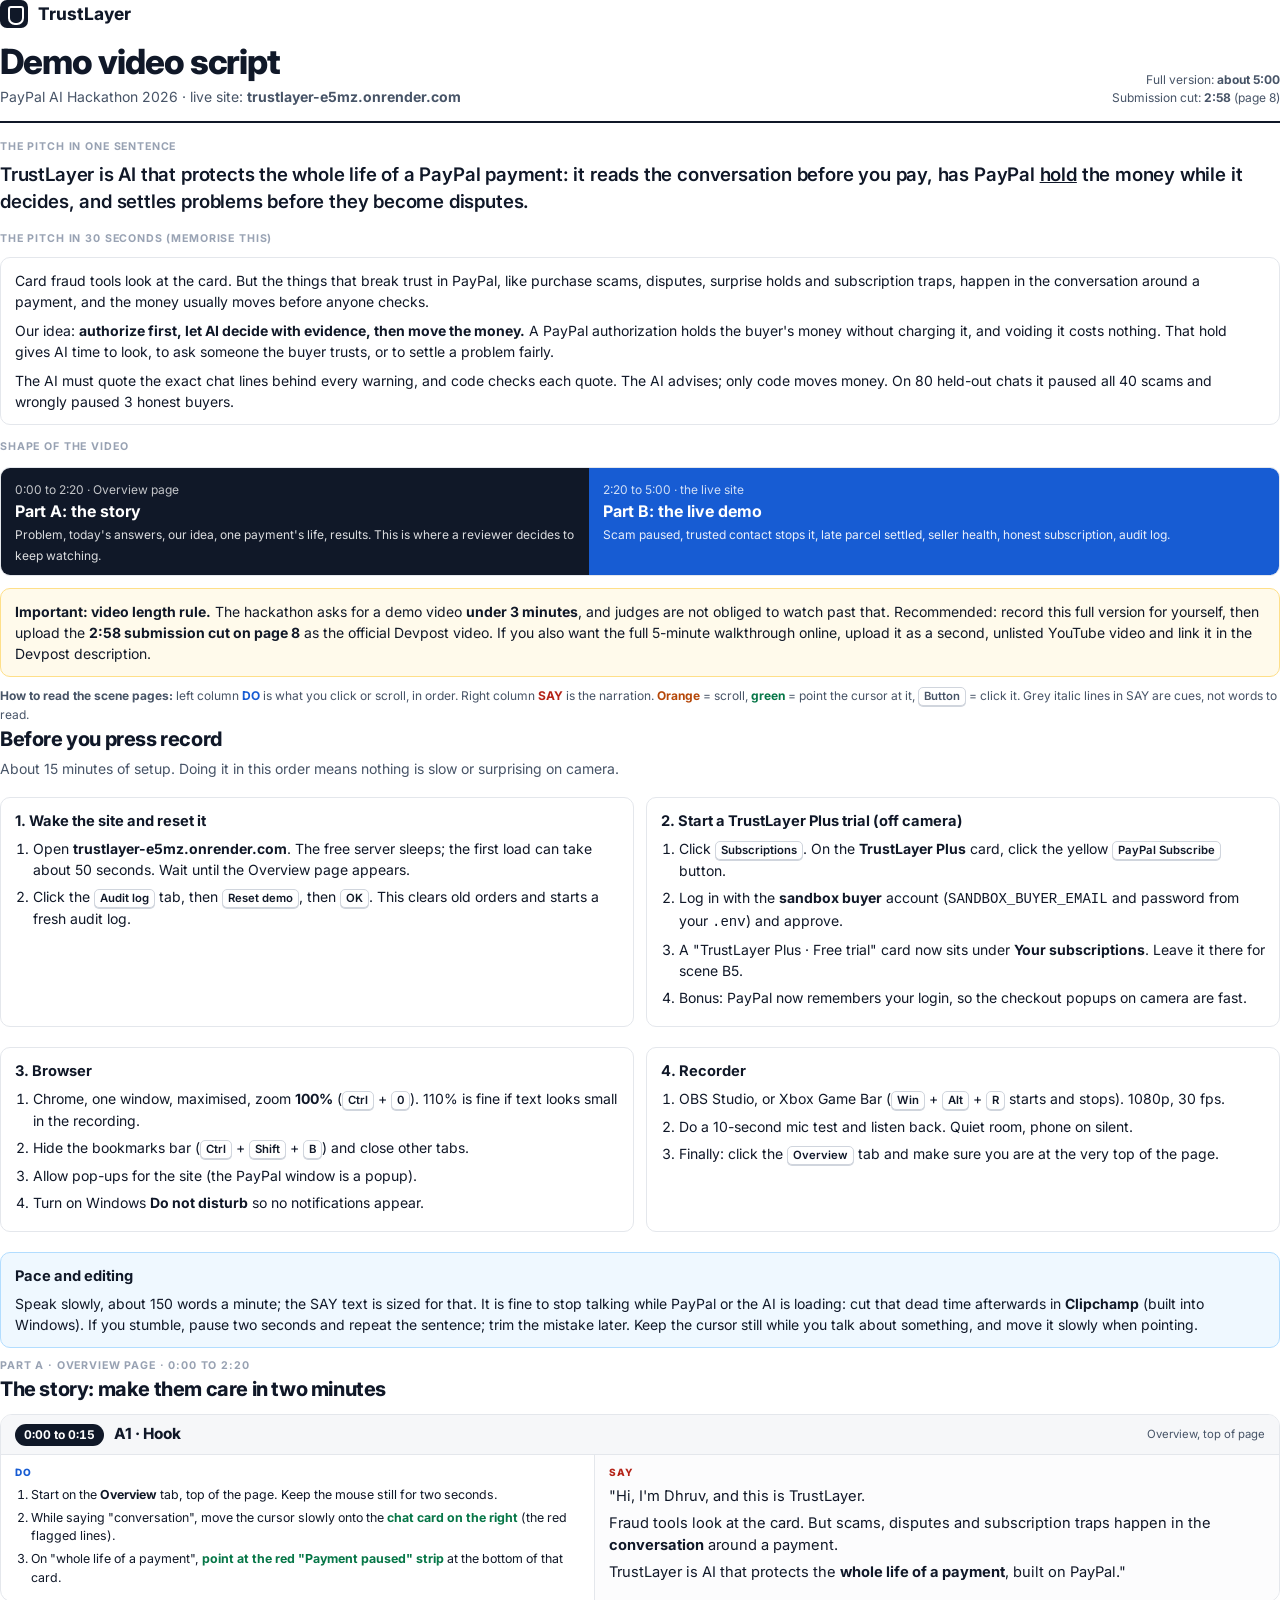
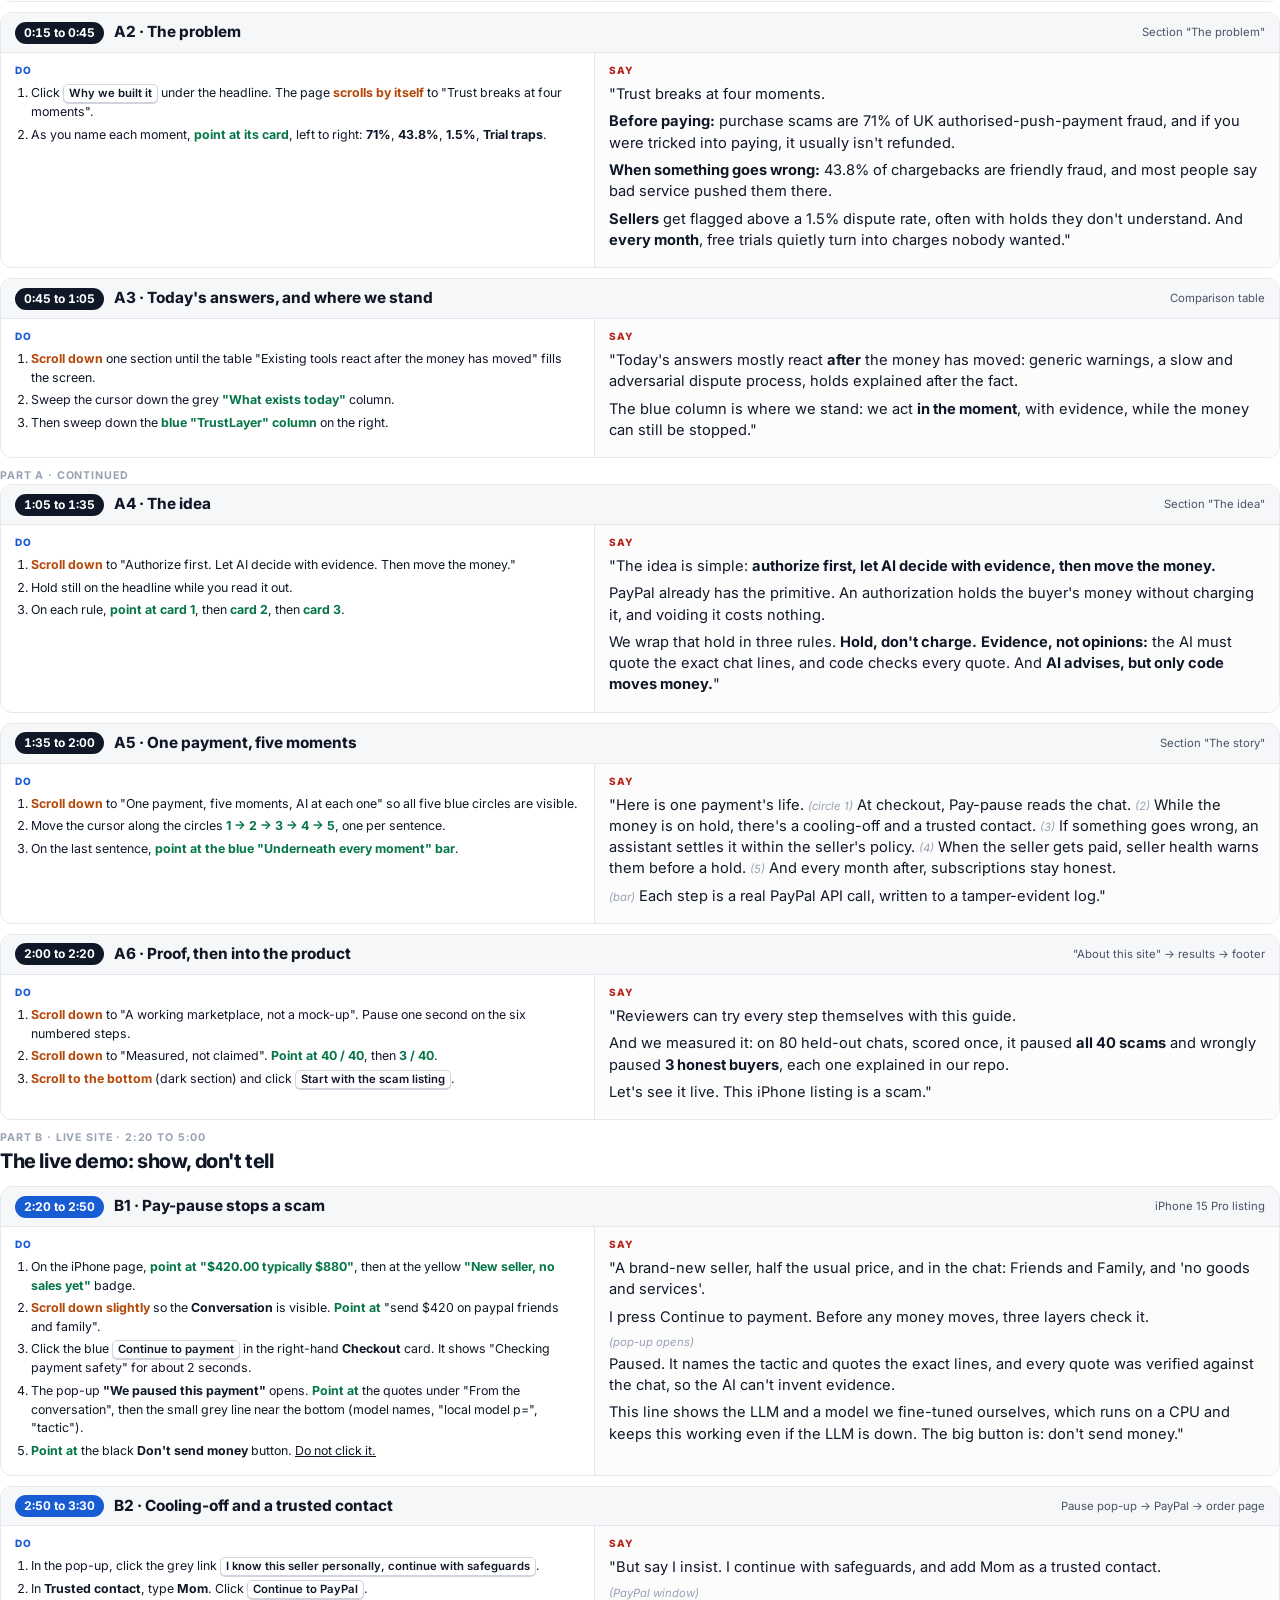
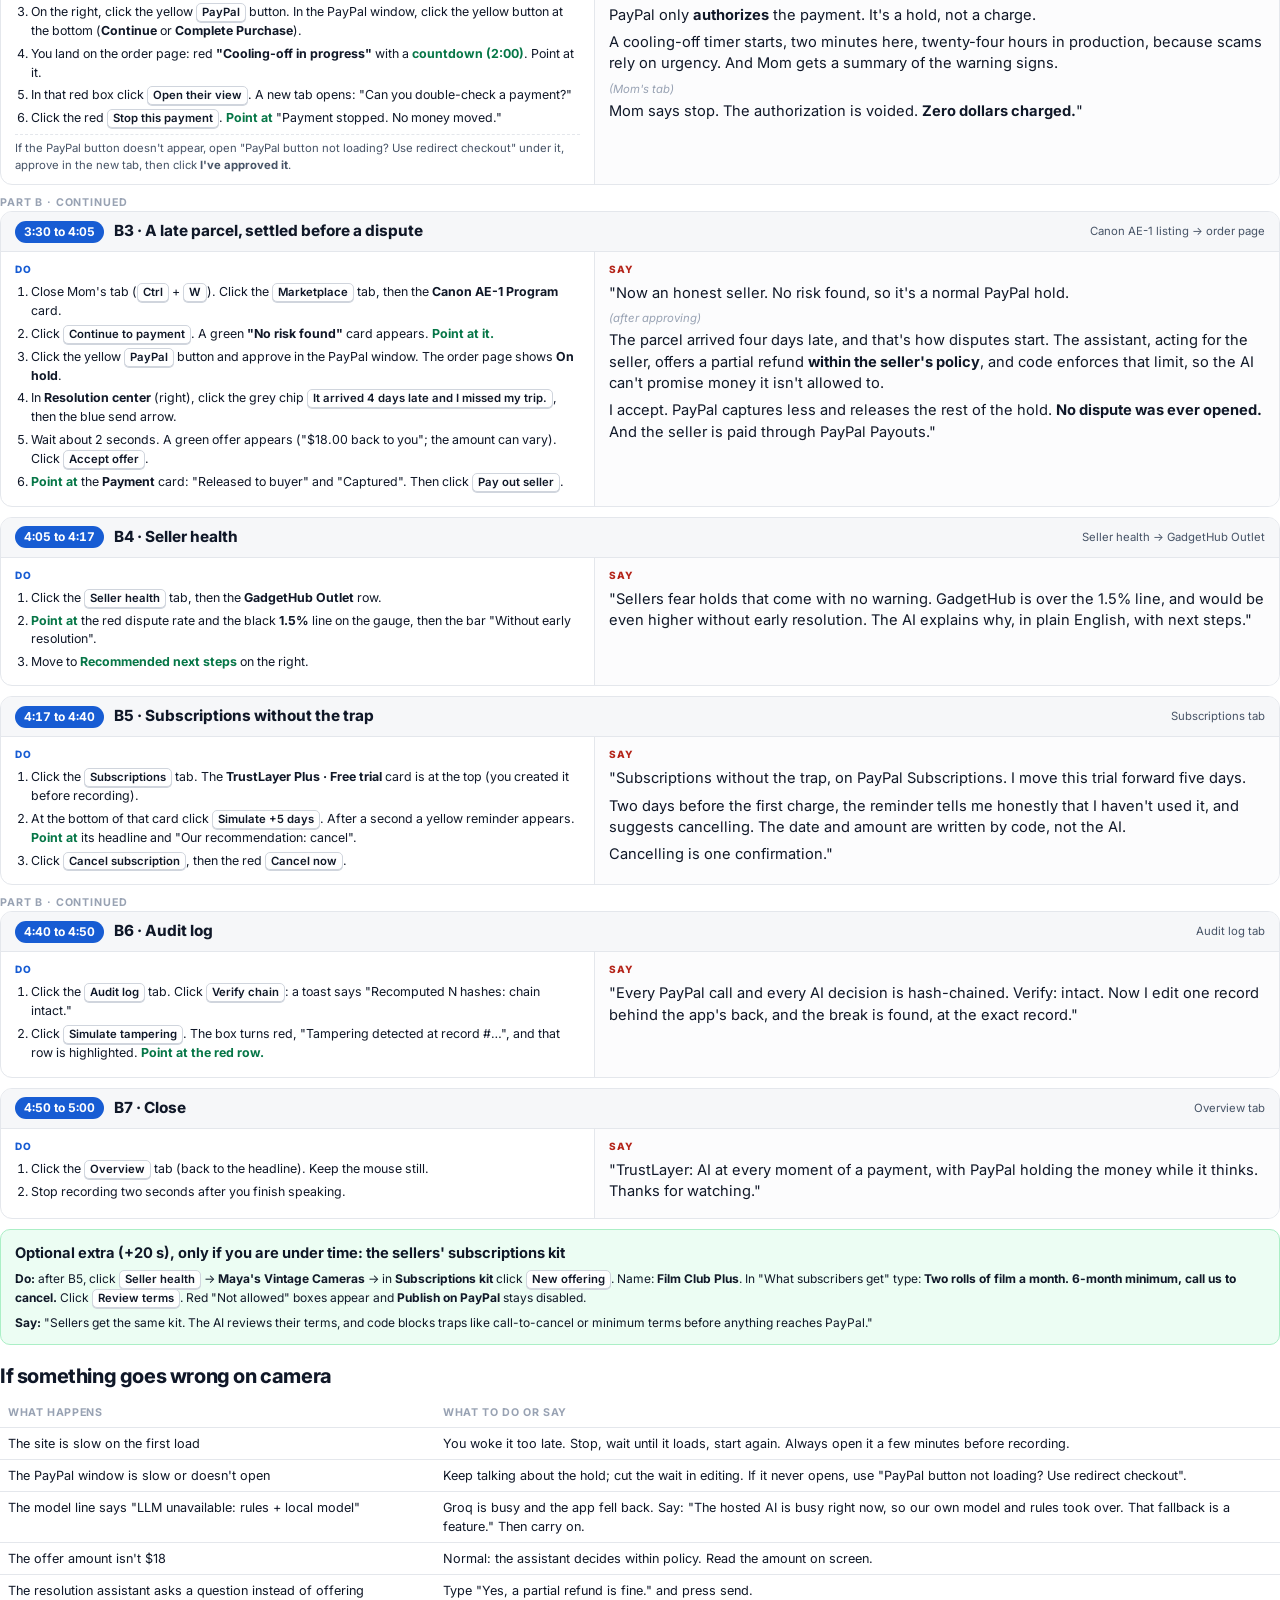
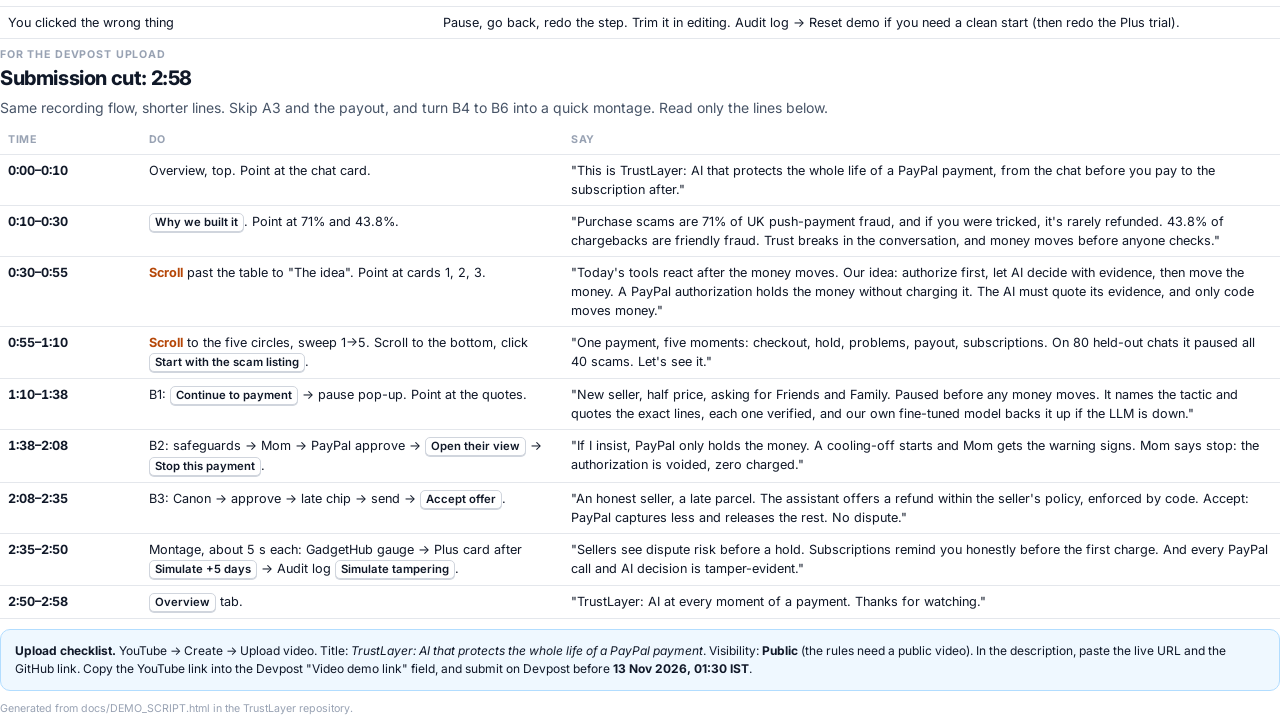
<file: docs/DEMO_SCRIPT.html>
<!doctype html>
<html lang="en">
<head>
<meta charset="utf-8" />
<title>TrustLayer demo script</title>
<link rel="stylesheet" href="https://fonts.googleapis.com/css2?family=Inter:wght@400;500;600;700;800&display=swap" />
<style>
  @page { size: A4; margin: 14mm 13mm 14mm 13mm; }
  :root { --ink: #101828; --ink2: #475467; --ink3: #98a2b3; --line: #e4e7ec; --soft: #f6f7f9; --accent: #175cd3; --accent-soft: #eff8ff;
          --danger: #b42318; --danger-soft: #fef3f2; --warn: #b54708; --warn-soft: #fffaeb; --ok: #067647; --ok-soft: #ecfdf3; }
  * { box-sizing: border-box; }
  body { font-family: Inter, "Segoe UI", sans-serif; color: var(--ink); font-size: 10.5pt; line-height: 1.5; margin: 0;
         -webkit-print-color-adjust: exact; print-color-adjust: exact; }
  h1 { font-size: 26pt; line-height: 1.1; letter-spacing: -.03em; margin: 0; font-weight: 800; }
  h2 { font-size: 15pt; letter-spacing: -.02em; margin: 0 0 4px; font-weight: 750; }
  h3 { font-size: 11pt; margin: 0 0 6px; font-weight: 700; }
  p { margin: 0 0 8px; }
  .page { page-break-after: always; }
  .page:last-child { page-break-after: auto; }
  .eyebrow { font-size: 8pt; font-weight: 700; letter-spacing: .08em; text-transform: uppercase; color: var(--ink3); }
  .muted { color: var(--ink2); }
  .small { font-size: 9pt; }
  .box { border: 1px solid var(--line); border-radius: 10px; padding: 12px 14px; margin: 10px 0; break-inside: avoid; }
  .box.blue { background: var(--accent-soft); border-color: #b2ddff; }
  .box.warn { background: var(--warn-soft); border-color: #fedf89; }
  .box.red { background: var(--danger-soft); border-color: #fecdca; }
  .box.green { background: var(--ok-soft); border-color: #abefc6; }
  .cover-top { border-bottom: 2px solid var(--ink); padding-bottom: 14px; margin-bottom: 16px; display: flex; justify-content: space-between; align-items: flex-end; }
  .brand { display: flex; align-items: center; gap: 10px; font-weight: 750; font-size: 13pt; }
  .mark { width: 28px; height: 28px; border-radius: 7px; background: var(--ink); display: inline-block; position: relative; }
  .mark::after { content: ""; position: absolute; left: 8px; top: 6px; width: 12px; height: 15px; border: 2px solid #fff; border-radius: 3px 3px 7px 7px; }
  .timeline { display: grid; grid-template-columns: 2.3fr 2.7fr; gap: 0; border: 1px solid var(--line); border-radius: 10px; overflow: hidden; margin: 12px 0; }
  .timeline > div { padding: 10px 14px; }
  .timeline .a { background: var(--ink); color: #fff; }
  .timeline .b { background: var(--accent); color: #fff; }
  .timeline b { font-size: 12pt; display: block; }
  table.t { width: 100%; border-collapse: collapse; font-size: 9.5pt; margin: 8px 0; }
  table.t th { text-align: left; font-size: 8pt; text-transform: uppercase; letter-spacing: .06em; color: var(--ink3); border-bottom: 1px solid var(--line); padding: 6px 8px; }
  table.t td { border-bottom: 1px solid var(--line); padding: 6px 8px; vertical-align: top; }
  table.t td.tc { white-space: nowrap; font-weight: 700; font-variant-numeric: tabular-nums; }
  ol.check { padding-left: 18px; margin: 6px 0; }
  ol.check li { margin: 0 0 6px; }
  .scene { border: 1px solid var(--line); border-radius: 12px; margin: 0 0 10px; break-inside: avoid; overflow: hidden; }
  .scene-head { display: flex; align-items: center; gap: 10px; padding: 8px 14px; background: var(--soft); border-bottom: 1px solid var(--line); }
  .tc-pill { background: var(--ink); color: #fff; font-weight: 700; font-size: 9pt; padding: 2px 9px; border-radius: 99px; font-variant-numeric: tabular-nums; white-space: nowrap; }
  .tc-pill.b { background: var(--accent); }
  .scene-head .title { font-weight: 750; font-size: 11.5pt; }
  .scene-head .where { margin-left: auto; font-size: 8.5pt; color: var(--ink2); }
  .scene-body { display: grid; grid-template-columns: 1fr 1.15fr; }
  .do { padding: 10px 14px; border-right: 1px solid var(--line); }
  .say { padding: 10px 14px; background: #fcfcfd; }
  .lbl { font-size: 7.5pt; font-weight: 800; letter-spacing: .1em; text-transform: uppercase; margin-bottom: 6px; }
  .do .lbl { color: var(--accent); }
  .say .lbl { color: var(--danger); }
  .do ol { margin: 0; padding-left: 16px; font-size: 9.3pt; }
  .do li { margin-bottom: 4px; }
  .say p { font-size: 11pt; line-height: 1.45; margin: 0 0 6px; }
  .say .cue { font-size: 8.5pt; color: var(--ink3); font-style: italic; }
  .say > .cue { display: block; margin: 2px 0 3px; }
  .k { display: inline-block; border: 1px solid #d0d5dd; background: #fff; border-radius: 5px; padding: 0 5px; font-size: 8.5pt; font-weight: 600; white-space: nowrap; box-shadow: 0 1px 0 #d0d5dd; }
  .scroll { color: var(--warn); font-weight: 700; }
  .look { color: var(--ok); font-weight: 700; }
  .note { font-size: 8.5pt; color: var(--ink2); margin-top: 6px; border-top: 1px dashed var(--line); padding-top: 5px; }
  .two { display: grid; grid-template-columns: 1fr 1fr; gap: 12px; }
  .big-quote { font-size: 14pt; line-height: 1.45; font-weight: 600; letter-spacing: -.01em; }
  .footer-note { font-size: 8pt; color: var(--ink3); margin-top: 10px; }
</style>
</head>
<body>

<!-- ============ PAGE 1: cover + pitch ============ -->
<section class="page">
  <div class="cover-top">
    <div>
      <div class="brand"><span class="mark"></span>TrustLayer</div>
      <h1 style="margin-top:14px">Demo video script</h1>
      <div class="muted" style="margin-top:6px">PayPal AI Hackathon 2026 · live site: <b>trustlayer-e5mz.onrender.com</b></div>
    </div>
    <div style="text-align:right" class="small muted">Full version: <b>about 5:00</b><br />Submission cut: <b>2:58</b> (page 8)</div>
  </div>

  <div class="eyebrow">The pitch in one sentence</div>
  <p class="big-quote" style="margin-top:6px">TrustLayer is AI that protects the whole life of a PayPal payment: it reads the conversation before you pay,
    has PayPal <u>hold</u> the money while it decides, and settles problems before they become disputes.</p>

  <div class="eyebrow" style="margin-top:16px">The pitch in 30 seconds (memorise this)</div>
  <div class="box">
    <p>Card fraud tools look at the card. But the things that break trust in PayPal, like purchase scams, disputes, surprise holds and
      subscription traps, happen in the conversation around a payment, and the money usually moves before anyone checks.</p>
    <p>Our idea: <b>authorize first, let AI decide with evidence, then move the money.</b> A PayPal authorization holds the buyer's
      money without charging it, and voiding it costs nothing. That hold gives AI time to look, to ask someone the buyer trusts,
      or to settle a problem fairly.</p>
    <p style="margin:0">The AI must quote the exact chat lines behind every warning, and code checks each quote. The AI advises; only code
      moves money. On 80 held-out chats it paused all 40 scams and wrongly paused 3 honest buyers.</p>
  </div>

  <div class="eyebrow" style="margin-top:14px">Shape of the video</div>
  <div class="timeline">
    <div class="a"><span class="small" style="opacity:.75">0:00 to 2:20 · Overview page</span><b>Part A: the story</b>
      <span class="small" style="opacity:.85">Problem, today's answers, our idea, one payment's life, results. This is where a reviewer decides to keep watching.</span></div>
    <div class="b"><span class="small" style="opacity:.8">2:20 to 5:00 · the live site</span><b>Part B: the live demo</b>
      <span class="small" style="opacity:.9">Scam paused, trusted contact stops it, late parcel settled, seller health, honest subscription, audit log.</span></div>
  </div>

  <div class="box warn">
    <b>Important: video length rule.</b> The hackathon asks for a demo video <b>under 3 minutes</b>, and judges are not obliged
    to watch past that. Recommended: record this full version for yourself, then upload the <b>2:58 submission cut on page 8</b>
    as the official Devpost video. If you also want the full 5-minute walkthrough online, upload it as a second, unlisted
    YouTube video and link it in the Devpost description.
  </div>

  <div class="small muted" style="margin-top:8px"><b>How to read the scene pages:</b> left column <span style="color:var(--accent);font-weight:700">DO</span> is
    what you click or scroll, in order. Right column <span style="color:var(--danger);font-weight:700">SAY</span> is the narration.
    <span class="scroll">Orange</span> = scroll, <span class="look">green</span> = point the cursor at it, <span class="k">Button</span> = click it.
    Grey italic lines in SAY are cues, not words to read.</div>
</section>

<!-- ============ PAGE 2: before recording ============ -->
<section class="page">
  <h2>Before you press record</h2>
  <p class="muted">About 15 minutes of setup. Doing it in this order means nothing is slow or surprising on camera.</p>

  <div class="two">
    <div class="box">
      <h3>1. Wake the site and reset it</h3>
      <ol class="check">
        <li>Open <b>trustlayer-e5mz.onrender.com</b>. The free server sleeps; the first load can take about 50 seconds. Wait until the Overview page appears.</li>
        <li>Click the <span class="k">Audit log</span> tab, then <span class="k">Reset demo</span>, then <span class="k">OK</span>. This clears old orders and starts a fresh audit log.</li>
      </ol>
    </div>
    <div class="box">
      <h3>2. Start a TrustLayer Plus trial (off camera)</h3>
      <ol class="check">
        <li>Click <span class="k">Subscriptions</span>. On the <b>TrustLayer Plus</b> card, click the yellow <span class="k">PayPal Subscribe</span> button.</li>
        <li>Log in with the <b>sandbox buyer</b> account (<code>SANDBOX_BUYER_EMAIL</code> and password from your <code>.env</code>) and approve.</li>
        <li>A "TrustLayer Plus · Free trial" card now sits under <b>Your subscriptions</b>. Leave it there for scene B5.</li>
        <li>Bonus: PayPal now remembers your login, so the checkout popups on camera are fast.</li>
      </ol>
    </div>
  </div>

  <div class="two">
    <div class="box">
      <h3>3. Browser</h3>
      <ol class="check">
        <li>Chrome, one window, maximised, zoom <b>100%</b> (<span class="k">Ctrl</span> + <span class="k">0</span>). 110% is fine if text looks small in the recording.</li>
        <li>Hide the bookmarks bar (<span class="k">Ctrl</span> + <span class="k">Shift</span> + <span class="k">B</span>) and close other tabs.</li>
        <li>Allow pop-ups for the site (the PayPal window is a popup).</li>
        <li>Turn on Windows <b>Do not disturb</b> so no notifications appear.</li>
      </ol>
    </div>
    <div class="box">
      <h3>4. Recorder</h3>
      <ol class="check">
        <li>OBS Studio, or Xbox Game Bar (<span class="k">Win</span> + <span class="k">Alt</span> + <span class="k">R</span> starts and stops). 1080p, 30 fps.</li>
        <li>Do a 10-second mic test and listen back. Quiet room, phone on silent.</li>
        <li>Finally: click the <span class="k">Overview</span> tab and make sure you are at the very top of the page.</li>
      </ol>
    </div>
  </div>

  <div class="box blue">
    <h3>Pace and editing</h3>
    <p style="margin:0">Speak slowly, about 150 words a minute; the SAY text is sized for that. It is fine to stop talking while PayPal or the AI
      is loading: cut that dead time afterwards in <b>Clipchamp</b> (built into Windows). If you stumble, pause two seconds and repeat the
      sentence; trim the mistake later. Keep the cursor still while you talk about something, and move it slowly when pointing.</p>
  </div>
</section>

<!-- ============ PART A ============ -->
<section class="page">
  <div class="eyebrow">Part A · Overview page · 0:00 to 2:20</div>
  <h2 style="margin-bottom:10px">The story: make them care in two minutes</h2>

  <div class="scene">
    <div class="scene-head"><span class="tc-pill">0:00 to 0:15</span><span class="title">A1 · Hook</span><span class="where">Overview, top of page</span></div>
    <div class="scene-body">
      <div class="do"><div class="lbl">Do</div><ol>
        <li>Start on the <b>Overview</b> tab, top of the page. Keep the mouse still for two seconds.</li>
        <li>While saying "conversation", move the cursor slowly onto the <span class="look">chat card on the right</span> (the red flagged lines).</li>
        <li>On "whole life of a payment", <span class="look">point at the red "Payment paused" strip</span> at the bottom of that card.</li>
      </ol></div>
      <div class="say"><div class="lbl">Say</div>
        <p>"Hi, I'm Dhruv, and this is TrustLayer.</p>
        <p>Fraud tools look at the card. But scams, disputes and subscription traps happen in the <b>conversation</b> around a payment.</p>
        <p>TrustLayer is AI that protects the <b>whole life of a payment</b>, built on PayPal."</p>
      </div>
    </div>
  </div>

  <div class="scene">
    <div class="scene-head"><span class="tc-pill">0:15 to 0:45</span><span class="title">A2 · The problem</span><span class="where">Section "The problem"</span></div>
    <div class="scene-body">
      <div class="do"><div class="lbl">Do</div><ol>
        <li>Click <span class="k">Why we built it</span> under the headline. The page <span class="scroll">scrolls by itself</span> to "Trust breaks at four moments".</li>
        <li>As you name each moment, <span class="look">point at its card</span>, left to right: <b>71%</b>, <b>43.8%</b>, <b>1.5%</b>, <b>Trial traps</b>.</li>
      </ol></div>
      <div class="say"><div class="lbl">Say</div>
        <p>"Trust breaks at four moments.</p>
        <p><b>Before paying:</b> purchase scams are 71% of UK authorised-push-payment fraud, and if you were tricked into paying, it usually isn't refunded.</p>
        <p><b>When something goes wrong:</b> 43.8% of chargebacks are friendly fraud, and most people say bad service pushed them there.</p>
        <p><b>Sellers</b> get flagged above a 1.5% dispute rate, often with holds they don't understand. And <b>every month</b>, free trials quietly turn into charges nobody wanted."</p>
      </div>
    </div>
  </div>

  <div class="scene">
    <div class="scene-head"><span class="tc-pill">0:45 to 1:05</span><span class="title">A3 · Today's answers, and where we stand</span><span class="where">Comparison table</span></div>
    <div class="scene-body">
      <div class="do"><div class="lbl">Do</div><ol>
        <li><span class="scroll">Scroll down</span> one section until the table "Existing tools react after the money has moved" fills the screen.</li>
        <li>Sweep the cursor down the grey <span class="look">"What exists today"</span> column.</li>
        <li>Then sweep down the <span class="look">blue "TrustLayer" column</span> on the right.</li>
      </ol></div>
      <div class="say"><div class="lbl">Say</div>
        <p>"Today's answers mostly react <b>after</b> the money has moved: generic warnings, a slow and adversarial dispute process, holds explained after the fact.</p>
        <p>The blue column is where we stand: we act <b>in the moment</b>, with evidence, while the money can still be stopped."</p>
      </div>
    </div>
  </div>
</section>

<section class="page">
  <div class="eyebrow">Part A · continued</div>

  <div class="scene">
    <div class="scene-head"><span class="tc-pill">1:05 to 1:35</span><span class="title">A4 · The idea</span><span class="where">Section "The idea"</span></div>
    <div class="scene-body">
      <div class="do"><div class="lbl">Do</div><ol>
        <li><span class="scroll">Scroll down</span> to "Authorize first. Let AI decide with evidence. Then move the money."</li>
        <li>Hold still on the headline while you read it out.</li>
        <li>On each rule, <span class="look">point at card 1</span>, then <span class="look">card 2</span>, then <span class="look">card 3</span>.</li>
      </ol></div>
      <div class="say"><div class="lbl">Say</div>
        <p>"The idea is simple: <b>authorize first, let AI decide with evidence, then move the money.</b></p>
        <p>PayPal already has the primitive. An authorization holds the buyer's money without charging it, and voiding it costs nothing.</p>
        <p>We wrap that hold in three rules. <b>Hold, don't charge.</b> <b>Evidence, not opinions:</b> the AI must quote the exact chat lines, and code checks every quote. And <b>AI advises, but only code moves money.</b>"</p>
      </div>
    </div>
  </div>

  <div class="scene">
    <div class="scene-head"><span class="tc-pill">1:35 to 2:00</span><span class="title">A5 · One payment, five moments</span><span class="where">Section "The story"</span></div>
    <div class="scene-body">
      <div class="do"><div class="lbl">Do</div><ol>
        <li><span class="scroll">Scroll down</span> to "One payment, five moments, AI at each one" so all five blue circles are visible.</li>
        <li>Move the cursor along the circles <span class="look">1 → 2 → 3 → 4 → 5</span>, one per sentence.</li>
        <li>On the last sentence, <span class="look">point at the blue "Underneath every moment" bar</span>.</li>
      </ol></div>
      <div class="say"><div class="lbl">Say</div>
        <p>"Here is one payment's life. <span class="cue">(circle 1)</span> At checkout, Pay-pause reads the chat. <span class="cue">(2)</span> While the money is on hold, there's a cooling-off and a trusted contact. <span class="cue">(3)</span> If something goes wrong, an assistant settles it within the seller's policy. <span class="cue">(4)</span> When the seller gets paid, seller health warns them before a hold. <span class="cue">(5)</span> And every month after, subscriptions stay honest.</p>
        <p><span class="cue">(bar)</span> Each step is a real PayPal API call, written to a tamper-evident log."</p>
      </div>
    </div>
  </div>

  <div class="scene">
    <div class="scene-head"><span class="tc-pill">2:00 to 2:20</span><span class="title">A6 · Proof, then into the product</span><span class="where">"About this site" → results → footer</span></div>
    <div class="scene-body">
      <div class="do"><div class="lbl">Do</div><ol>
        <li><span class="scroll">Scroll down</span> to "A working marketplace, not a mock-up". Pause one second on the six numbered steps.</li>
        <li><span class="scroll">Scroll down</span> to "Measured, not claimed". <span class="look">Point at 40 / 40</span>, then <span class="look">3 / 40</span>.</li>
        <li><span class="scroll">Scroll to the bottom</span> (dark section) and click <span class="k">Start with the scam listing</span>.</li>
      </ol></div>
      <div class="say"><div class="lbl">Say</div>
        <p>"Reviewers can try every step themselves with this guide.</p>
        <p>And we measured it: on 80 held-out chats, scored once, it paused <b>all 40 scams</b> and wrongly paused <b>3 honest buyers</b>, each one explained in our repo.</p>
        <p>Let's see it live. This iPhone listing is a scam."</p>
      </div>
    </div>
  </div>
</section>

<!-- ============ PART B ============ -->
<section class="page">
  <div class="eyebrow">Part B · live site · 2:20 to 5:00</div>
  <h2 style="margin-bottom:10px">The live demo: show, don't tell</h2>

  <div class="scene">
    <div class="scene-head"><span class="tc-pill b">2:20 to 2:50</span><span class="title">B1 · Pay-pause stops a scam</span><span class="where">iPhone 15 Pro listing</span></div>
    <div class="scene-body">
      <div class="do"><div class="lbl">Do</div><ol>
        <li>On the iPhone page, <span class="look">point at "$420.00 typically $880"</span>, then at the yellow <span class="look">"New seller, no sales yet"</span> badge.</li>
        <li><span class="scroll">Scroll down slightly</span> so the <b>Conversation</b> is visible. <span class="look">Point at</span> "send $420 on paypal friends and family".</li>
        <li>Click the blue <span class="k">Continue to payment</span> in the right-hand <b>Checkout</b> card. It shows "Checking payment safety" for about 2 seconds.</li>
        <li>The pop-up <b>"We paused this payment"</b> opens. <span class="look">Point at</span> the quotes under "From the conversation", then the small grey line near the bottom (model names, "local model p=", "tactic").</li>
        <li><span class="look">Point at</span> the black <b>Don't send money</b> button. <u>Do not click it.</u></li>
      </ol></div>
      <div class="say"><div class="lbl">Say</div>
        <p>"A brand-new seller, half the usual price, and in the chat: Friends and Family, and 'no goods and services'.</p>
        <p>I press Continue to payment. Before any money moves, three layers check it.</p>
        <span class="cue">(pop-up opens)</span>
        <p>Paused. It names the tactic and quotes the exact lines, and every quote was verified against the chat, so the AI can't invent evidence.</p>
        <p>This line shows the LLM and a model we fine-tuned ourselves, which runs on a CPU and keeps this working even if the LLM is down. The big button is: don't send money."</p>
      </div>
    </div>
  </div>

  <div class="scene">
    <div class="scene-head"><span class="tc-pill b">2:50 to 3:30</span><span class="title">B2 · Cooling-off and a trusted contact</span><span class="where">Pause pop-up → PayPal → order page</span></div>
    <div class="scene-body">
      <div class="do"><div class="lbl">Do</div><ol>
        <li>In the pop-up, click the grey link <span class="k">I know this seller personally, continue with safeguards</span>.</li>
        <li>In <b>Trusted contact</b>, type <b>Mom</b>. Click <span class="k">Continue to PayPal</span>.</li>
        <li>On the right, click the yellow <span class="k">PayPal</span> button. In the PayPal window, click the yellow button at the bottom (<b>Continue</b> or <b>Complete Purchase</b>).</li>
        <li>You land on the order page: red <b>"Cooling-off in progress"</b> with a <span class="look">countdown (2:00)</span>. Point at it.</li>
        <li>In that red box click <span class="k">Open their view</span>. A new tab opens: "Can you double-check a payment?"</li>
        <li>Click the red <span class="k">Stop this payment</span>. <span class="look">Point at</span> "Payment stopped. No money moved."</li>
      </ol>
      <div class="note">If the PayPal button doesn't appear, open "PayPal button not loading? Use redirect checkout" under it, approve in the new tab, then click <b>I've approved it</b>.</div></div>
      <div class="say"><div class="lbl">Say</div>
        <p>"But say I insist. I continue with safeguards, and add Mom as a trusted contact.</p>
        <span class="cue">(PayPal window)</span>
        <p>PayPal only <b>authorizes</b> the payment. It's a hold, not a charge.</p>
        <p>A cooling-off timer starts, two minutes here, twenty-four hours in production, because scams rely on urgency. And Mom gets a summary of the warning signs.</p>
        <span class="cue">(Mom's tab)</span>
        <p>Mom says stop. The authorization is voided. <b>Zero dollars charged.</b>"</p>
      </div>
    </div>
  </div>
</section>

<section class="page">
  <div class="eyebrow">Part B · continued</div>

  <div class="scene">
    <div class="scene-head"><span class="tc-pill b">3:30 to 4:05</span><span class="title">B3 · A late parcel, settled before a dispute</span><span class="where">Canon AE-1 listing → order page</span></div>
    <div class="scene-body">
      <div class="do"><div class="lbl">Do</div><ol>
        <li>Close Mom's tab (<span class="k">Ctrl</span> + <span class="k">W</span>). Click the <span class="k">Marketplace</span> tab, then the <b>Canon AE-1 Program</b> card.</li>
        <li>Click <span class="k">Continue to payment</span>. A green <b>"No risk found"</b> card appears. <span class="look">Point at it.</span></li>
        <li>Click the yellow <span class="k">PayPal</span> button and approve in the PayPal window. The order page shows <b>On hold</b>.</li>
        <li>In <b>Resolution center</b> (right), click the grey chip <span class="k">It arrived 4 days late and I missed my trip.</span>, then the blue send arrow.</li>
        <li>Wait about 2 seconds. A green offer appears ("$18.00 back to you"; the amount can vary). Click <span class="k">Accept offer</span>.</li>
        <li><span class="look">Point at</span> the <b>Payment</b> card: "Released to buyer" and "Captured". Then click <span class="k">Pay out seller</span>.</li>
      </ol></div>
      <div class="say"><div class="lbl">Say</div>
        <p>"Now an honest seller. No risk found, so it's a normal PayPal hold.</p>
        <span class="cue">(after approving)</span>
        <p>The parcel arrived four days late, and that's how disputes start. The assistant, acting for the seller, offers a partial refund <b>within the seller's policy</b>, and code enforces that limit, so the AI can't promise money it isn't allowed to.</p>
        <p>I accept. PayPal captures less and releases the rest of the hold. <b>No dispute was ever opened.</b> And the seller is paid through PayPal Payouts."</p>
      </div>
    </div>
  </div>

  <div class="scene">
    <div class="scene-head"><span class="tc-pill b">4:05 to 4:17</span><span class="title">B4 · Seller health</span><span class="where">Seller health → GadgetHub Outlet</span></div>
    <div class="scene-body">
      <div class="do"><div class="lbl">Do</div><ol>
        <li>Click the <span class="k">Seller health</span> tab, then the <b>GadgetHub Outlet</b> row.</li>
        <li><span class="look">Point at</span> the red dispute rate and the black <b>1.5%</b> line on the gauge, then the bar "Without early resolution".</li>
        <li>Move to <span class="look">Recommended next steps</span> on the right.</li>
      </ol></div>
      <div class="say"><div class="lbl">Say</div>
        <p>"Sellers fear holds that come with no warning. GadgetHub is over the 1.5% line, and would be even higher without early resolution. The AI explains why, in plain English, with next steps."</p>
      </div>
    </div>
  </div>

  <div class="scene">
    <div class="scene-head"><span class="tc-pill b">4:17 to 4:40</span><span class="title">B5 · Subscriptions without the trap</span><span class="where">Subscriptions tab</span></div>
    <div class="scene-body">
      <div class="do"><div class="lbl">Do</div><ol>
        <li>Click the <span class="k">Subscriptions</span> tab. The <b>TrustLayer Plus · Free trial</b> card is at the top (you created it before recording).</li>
        <li>At the bottom of that card click <span class="k">Simulate +5 days</span>. After a second a yellow reminder appears. <span class="look">Point at</span> its headline and "Our recommendation: cancel".</li>
        <li>Click <span class="k">Cancel subscription</span>, then the red <span class="k">Cancel now</span>.</li>
      </ol></div>
      <div class="say"><div class="lbl">Say</div>
        <p>"Subscriptions without the trap, on PayPal Subscriptions. I move this trial forward five days.</p>
        <p>Two days before the first charge, the reminder tells me honestly that I haven't used it, and suggests cancelling. The date and amount are written by code, not the AI.</p>
        <p>Cancelling is one confirmation."</p>
      </div>
    </div>
  </div>
</section>

<section class="page">
  <div class="eyebrow">Part B · continued</div>

  <div class="scene">
    <div class="scene-head"><span class="tc-pill b">4:40 to 4:50</span><span class="title">B6 · Audit log</span><span class="where">Audit log tab</span></div>
    <div class="scene-body">
      <div class="do"><div class="lbl">Do</div><ol>
        <li>Click the <span class="k">Audit log</span> tab. Click <span class="k">Verify chain</span>: a toast says "Recomputed N hashes: chain intact."</li>
        <li>Click <span class="k">Simulate tampering</span>. The box turns red, "Tampering detected at record #…", and that row is highlighted. <span class="look">Point at the red row.</span></li>
      </ol></div>
      <div class="say"><div class="lbl">Say</div>
        <p>"Every PayPal call and every AI decision is hash-chained. Verify: intact. Now I edit one record behind the app's back, and the break is found, at the exact record."</p>
      </div>
    </div>
  </div>

  <div class="scene">
    <div class="scene-head"><span class="tc-pill b">4:50 to 5:00</span><span class="title">B7 · Close</span><span class="where">Overview tab</span></div>
    <div class="scene-body">
      <div class="do"><div class="lbl">Do</div><ol>
        <li>Click the <span class="k">Overview</span> tab (back to the headline). Keep the mouse still.</li>
        <li>Stop recording two seconds after you finish speaking.</li>
      </ol></div>
      <div class="say"><div class="lbl">Say</div>
        <p>"TrustLayer: AI at every moment of a payment, with PayPal holding the money while it thinks. Thanks for watching."</p>
      </div>
    </div>
  </div>

  <div class="box green">
    <h3>Optional extra (+20 s), only if you are under time: the sellers' subscriptions kit</h3>
    <p class="small" style="margin:0 0 6px"><b>Do:</b> after B5, click <span class="k">Seller health</span> → <b>Maya's Vintage Cameras</b> → in <b>Subscriptions kit</b> click
      <span class="k">New offering</span>. Name: <b>Film Club Plus</b>. In "What subscribers get" type: <b>Two rolls of film a month. 6-month minimum, call us to cancel.</b>
      Click <span class="k">Review terms</span>. Red "Not allowed" boxes appear and <b>Publish on PayPal</b> stays disabled.</p>
    <p class="small" style="margin:0"><b>Say:</b> "Sellers get the same kit. The AI reviews their terms, and code blocks traps like call-to-cancel or minimum terms before anything reaches PayPal."</p>
  </div>

  <h2 style="margin-top:16px">If something goes wrong on camera</h2>
  <table class="t">
    <thead><tr><th style="width:34%">What happens</th><th>What to do or say</th></tr></thead>
    <tbody>
      <tr><td>The site is slow on the first load</td><td>You woke it too late. Stop, wait until it loads, start again. Always open it a few minutes before recording.</td></tr>
      <tr><td>The PayPal window is slow or doesn't open</td><td>Keep talking about the hold; cut the wait in editing. If it never opens, use "PayPal button not loading? Use redirect checkout".</td></tr>
      <tr><td>The model line says "LLM unavailable: rules + local model"</td><td>Groq is busy and the app fell back. Say: "The hosted AI is busy right now, so our own model and rules took over. That fallback is a feature." Then carry on.</td></tr>
      <tr><td>The offer amount isn't $18</td><td>Normal: the assistant decides within policy. Read the amount on screen.</td></tr>
      <tr><td>The resolution assistant asks a question instead of offering</td><td>Type "Yes, a partial refund is fine." and press send.</td></tr>
      <tr><td>You clicked the wrong thing</td><td>Pause, go back, redo the step. Trim it in editing. Audit log → Reset demo if you need a clean start (then redo the Plus trial).</td></tr>
    </tbody>
  </table>
</section>

<!-- ============ SUBMISSION CUT ============ -->
<section class="page">
  <div class="eyebrow">For the Devpost upload</div>
  <h2>Submission cut: 2:58</h2>
  <p class="muted">Same recording flow, shorter lines. Skip A3 and the payout, and turn B4 to B6 into a quick montage. Read only the lines below.</p>
  <table class="t">
    <thead><tr><th style="width:11%">Time</th><th style="width:33%">Do</th><th>Say</th></tr></thead>
    <tbody>
      <tr><td class="tc">0:00–0:10</td><td>Overview, top. Point at the chat card.</td><td>"This is TrustLayer: AI that protects the whole life of a PayPal payment, from the chat before you pay to the subscription after."</td></tr>
      <tr><td class="tc">0:10–0:30</td><td><span class="k">Why we built it</span>. Point at 71% and 43.8%.</td><td>"Purchase scams are 71% of UK push-payment fraud, and if you were tricked, it's rarely refunded. 43.8% of chargebacks are friendly fraud. Trust breaks in the conversation, and money moves before anyone checks."</td></tr>
      <tr><td class="tc">0:30–0:55</td><td><span class="scroll">Scroll</span> past the table to "The idea". Point at cards 1, 2, 3.</td><td>"Today's tools react after the money moves. Our idea: authorize first, let AI decide with evidence, then move the money. A PayPal authorization holds the money without charging it. The AI must quote its evidence, and only code moves money."</td></tr>
      <tr><td class="tc">0:55–1:10</td><td><span class="scroll">Scroll</span> to the five circles, sweep 1→5. Scroll to the bottom, click <span class="k">Start with the scam listing</span>.</td><td>"One payment, five moments: checkout, hold, problems, payout, subscriptions. On 80 held-out chats it paused all 40 scams. Let's see it."</td></tr>
      <tr><td class="tc">1:10–1:38</td><td>B1: <span class="k">Continue to payment</span> → pause pop-up. Point at the quotes.</td><td>"New seller, half price, asking for Friends and Family. Paused before any money moves. It names the tactic and quotes the exact lines, each one verified, and our own fine-tuned model backs it up if the LLM is down."</td></tr>
      <tr><td class="tc">1:38–2:08</td><td>B2: safeguards → Mom → PayPal approve → <span class="k">Open their view</span> → <span class="k">Stop this payment</span>.</td><td>"If I insist, PayPal only holds the money. A cooling-off starts and Mom gets the warning signs. Mom says stop: the authorization is voided, zero charged."</td></tr>
      <tr><td class="tc">2:08–2:35</td><td>B3: Canon → approve → late chip → send → <span class="k">Accept offer</span>.</td><td>"An honest seller, a late parcel. The assistant offers a refund within the seller's policy, enforced by code. Accept: PayPal captures less and releases the rest. No dispute."</td></tr>
      <tr><td class="tc">2:35–2:50</td><td>Montage, about 5 s each: GadgetHub gauge → Plus card after <span class="k">Simulate +5 days</span> → Audit log <span class="k">Simulate tampering</span>.</td><td>"Sellers see dispute risk before a hold. Subscriptions remind you honestly before the first charge. And every PayPal call and AI decision is tamper-evident."</td></tr>
      <tr><td class="tc">2:50–2:58</td><td><span class="k">Overview</span> tab.</td><td>"TrustLayer: AI at every moment of a payment. Thanks for watching."</td></tr>
    </tbody>
  </table>
  <div class="box blue small">
    <b>Upload checklist.</b> YouTube → Create → Upload video. Title: <i>TrustLayer: AI that protects the whole life of a PayPal payment</i>.
    Visibility: <b>Public</b> (the rules need a public video). In the description, paste the live URL and the GitHub link. Copy the YouTube link into
    the Devpost "Video demo link" field, and submit on Devpost before <b>13 Nov 2026, 01:30 IST</b>.
  </div>
  <p class="footer-note">Generated from docs/DEMO_SCRIPT.html in the TrustLayer repository.</p>
</section>

</body>
</html>
</file>
